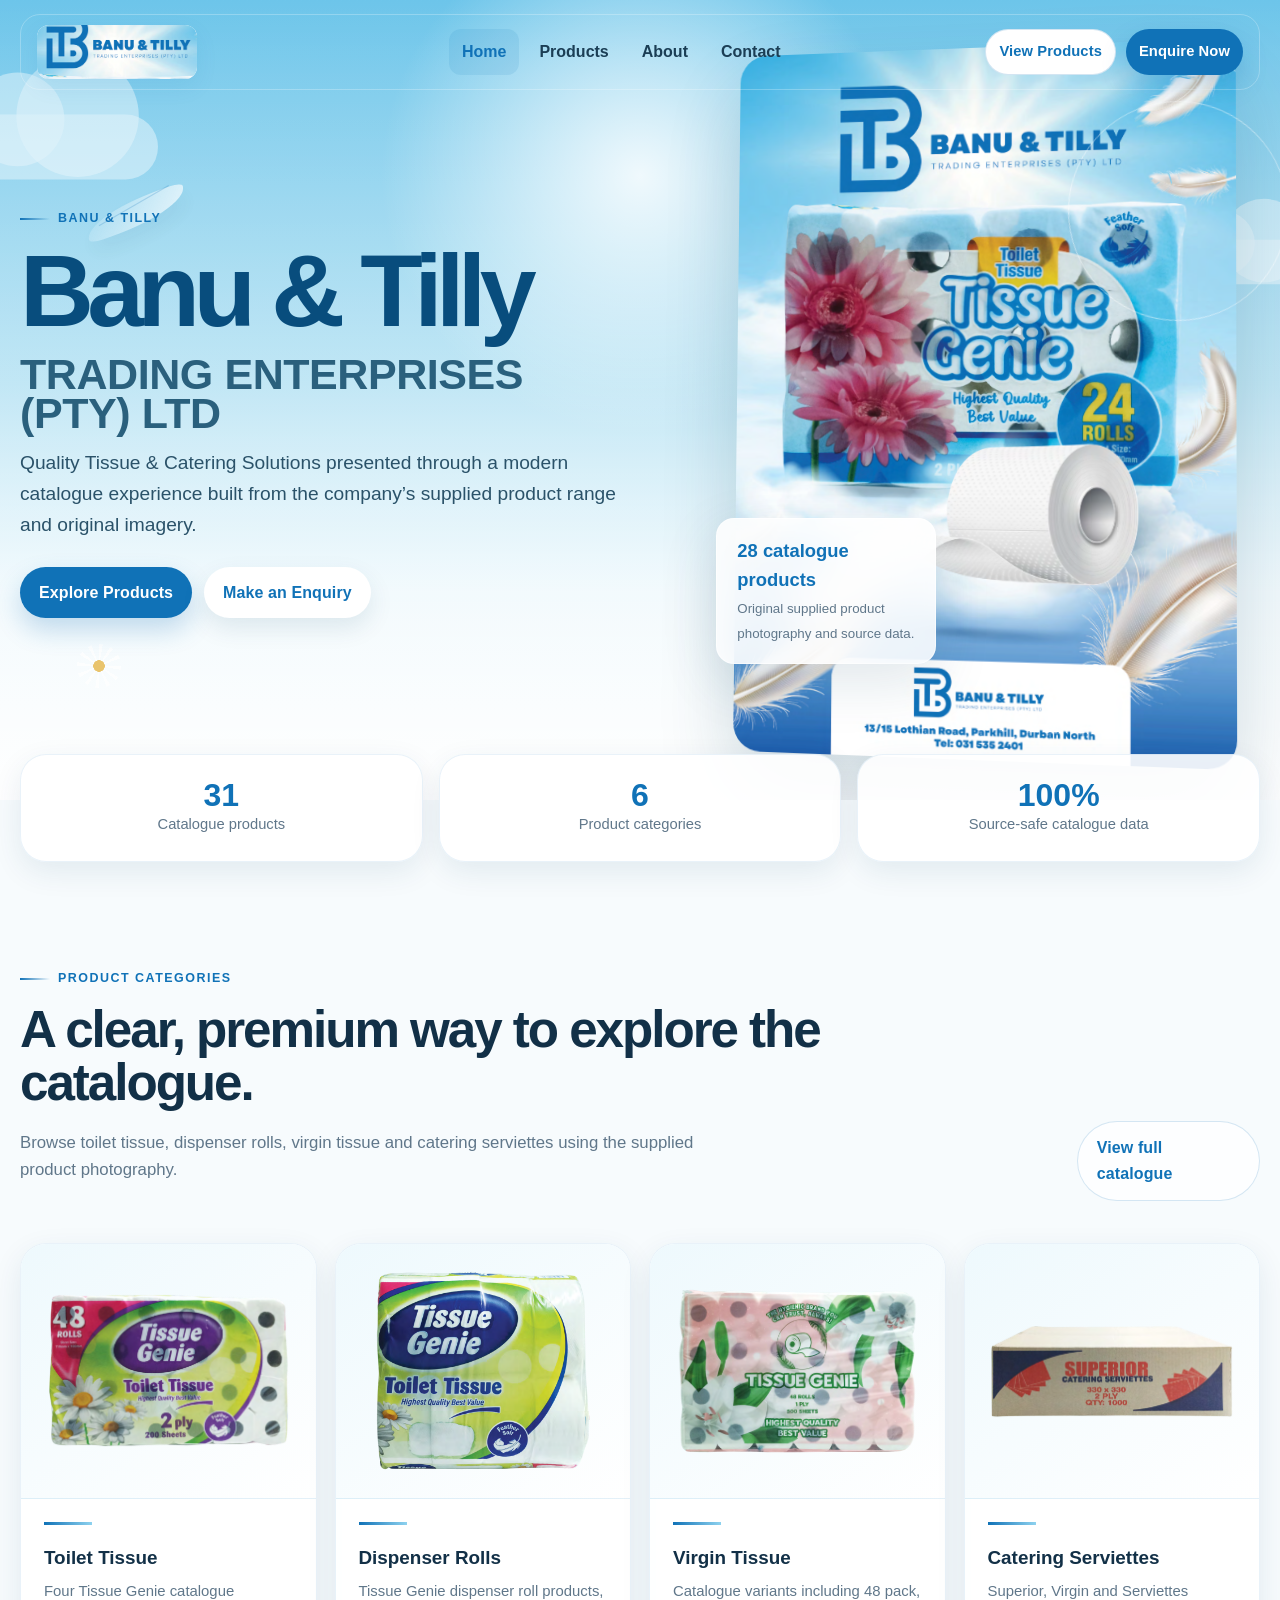
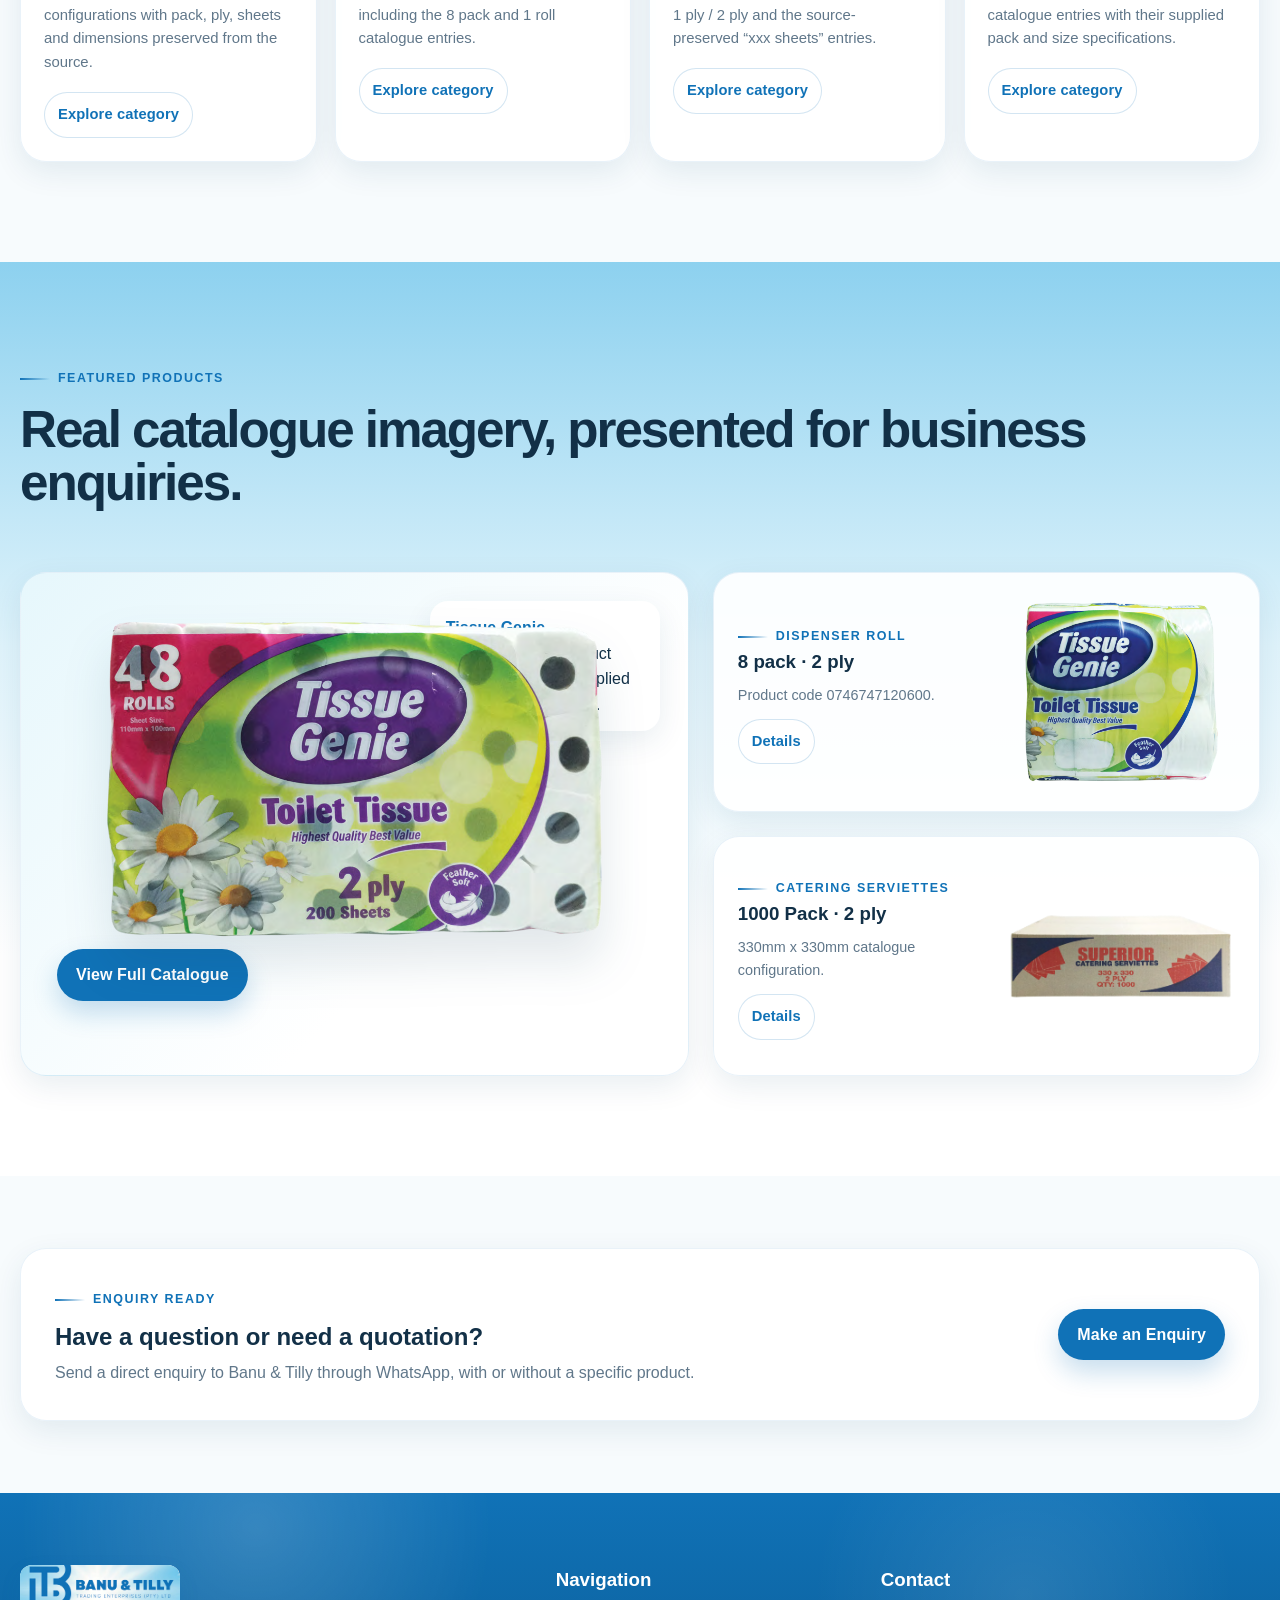
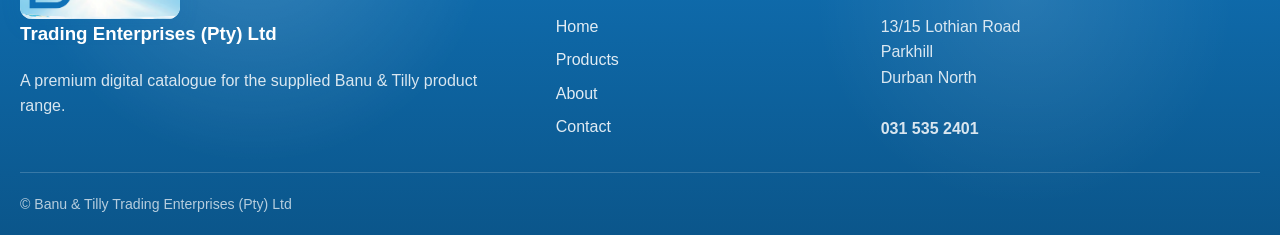
<file: index.html>
<!doctype html>
<html lang="en">
<head>
<meta charset="utf-8"><meta name="viewport" content="width=device-width,initial-scale=1"><meta name="description" content="Banu & Tilly Trading Enterprises (Pty) Ltd — quality tissue and catering solutions catalogue."><title>Banu & Tilly | Trading Enterprises (Pty) Ltd</title><link rel="stylesheet" href="styles.css">
</head>
<body>
<header class="site-header"><div class="container"><div class="nav-shell">
<a class="brand" href="index.html"><img class="brand-logo" src="banu-tilly-logo-crop.png" alt="Banu & Tilly Trading Enterprises (Pty) Ltd logo"></a>
<nav class="nav-links" aria-label="Primary"><a href="index.html">Home</a><a href="products.html">Products</a><a href="about.html">About</a><a href="contact.html">Contact</a></nav>
<div class="nav-actions"><a class="btn btn-outline small" href="products.html">View Products</a><a class="btn btn-primary small" href="contact.html">Enquire Now</a></div>
<button class="mobile-toggle" aria-label="Open navigation">☰</button>
</div><div class="mobile-menu"><a href="index.html">Home</a><a href="products.html">Products</a><a href="about.html">About</a><a href="contact.html">Contact</a><a class="btn btn-primary" href="contact.html">Enquire Now</a></div></div></header>

<main>
<section class="hero">
<div class="cloud" style="left:-40px;top:120px;transform:scale(1.2)"></div><div class="cloud" style="right:-55px;top:235px;transform:scale(.82)"></div><div class="feather" style="left:7%;top:25%;transform:rotate(-18deg) scale(1.15)"></div><div class="feather" style="right:9%;top:13%;transform:rotate(17deg) scale(.85)"></div><div class="daisy" style="left:6%;bottom:14%"></div>
<div class="container hero-grid"><div class="hero-copy reveal"><div class="eyebrow">Banu & Tilly</div><h1>Banu &amp; Tilly<span>TRADING ENTERPRISES (PTY) LTD</span></h1><p class="hero-lede">Quality Tissue &amp; Catering Solutions presented through a modern catalogue experience built from the company’s supplied product range and original imagery.</p><div class="hero-actions"><a class="btn btn-primary" href="products.html">Explore Products</a><a class="btn btn-light" href="contact.html">Make an Enquiry</a></div></div>
<div class="hero-visual reveal"><img class="hero-cover" src="catalogue-cover-front-original.png" alt="Original Banu & Tilly catalogue cover featuring Tissue Genie products"><div class="hero-badge"><strong>28 catalogue products</strong><small>Original supplied product photography and source data.</small></div><div class="hero-orbit"></div></div></div>
</section>

<section class="stats"><div class="container"><div class="stats-grid"><div class="stat panel"><b>31</b><span>Catalogue products</span></div><div class="stat panel"><b>6</b><span>Product categories</span></div><div class="stat panel"><b>100%</b><span>Source-safe catalogue data</span></div></div></div></section>

<section class="section"><div class="container"><div class="section-head reveal"><div><div class="eyebrow">Product categories</div><h2 class="section-title">A clear, premium way to explore the catalogue.</h2><p class="section-copy">Browse toilet tissue, dispenser rolls, virgin tissue and catering serviettes using the supplied product photography.</p></div><a class="btn btn-ghost" href="products.html">View full catalogue</a></div>
<div class="category-grid">
<article class="category-card panel reveal"><div class="category-image"><img src="product-02_tissue-genie-48-pack-2ply-200-sheets.png" alt="Tissue Genie toilet tissue"></div><div class="category-body"><div class="accent-line"></div><h3>Toilet Tissue</h3><p>Four Tissue Genie catalogue configurations with pack, ply, sheets and dimensions preserved from the source.</p><a class="btn btn-outline small" href="products.html?category=Toilet%20Tissue">Explore category</a></div></article>
<article class="category-card panel reveal"><div class="category-image"><img src="product-10_tissue-genie-dispenser-roll-8-pack-2ply.png" alt="Tissue Genie dispenser roll"></div><div class="category-body"><div class="accent-line"></div><h3>Dispenser Rolls</h3><p>Tissue Genie dispenser roll products, including the 8 pack and 1 roll catalogue entries.</p><a class="btn btn-outline small" href="products.html?category=Dispenser%20Roll">Explore category</a></div></article>
<article class="category-card panel reveal"><div class="category-image"><img src="product-04_tissue-genie-48-pack-1ply-500-sheets.png" alt="Virgin toilet tissue"></div><div class="category-body"><div class="accent-line"></div><h3>Virgin Tissue</h3><p>Catalogue variants including 48 pack, 1 ply / 2 ply and the source-preserved “xxx sheets” entries.</p><a class="btn btn-outline small" href="products.html?category=Toilet%20Tissue">Explore category</a></div></article>
<article class="category-card panel reveal"><div class="category-image"><img src="product-15_superior-catering-serviettes-1000-2ply-330x330.png" alt="Superior catering serviettes"></div><div class="category-body"><div class="accent-line"></div><h3>Catering Serviettes</h3><p>Superior, Virgin and Serviettes catalogue entries with their supplied pack and size specifications.</p><a class="btn btn-outline small" href="products.html?category=Catering%20Serviettes">Explore category</a></div></article>
</div></div></section>

<section class="section sky-bg"><div class="container"><div class="section-head reveal"><div><div class="eyebrow">Featured products</div><h2 class="section-title">Real catalogue imagery, presented for business enquiries.</h2></div></div>
<div class="featured-shell"><div class="featured-main panel reveal"><div class="floating-note"><strong>Tissue Genie</strong><span>Representative product imagery from the supplied catalogue asset pack.</span></div><img src="product-02_tissue-genie-48-pack-2ply-200-sheets.png" alt="Tissue Genie 48 pack 2 ply 200 sheets"><a class="btn btn-primary" href="products.html">View Full Catalogue</a></div>
<div class="featured-side"><article class="feature-card panel reveal"><div><div class="eyebrow">Dispenser roll</div><h3>8 pack · 2 ply</h3><p>Product code 0746747120600.</p><a class="btn btn-outline small" href="products.html">Details</a></div><img src="product-10_tissue-genie-dispenser-roll-8-pack-2ply.png" alt="Tissue Genie dispenser roll 8 pack"></article>
<article class="feature-card panel reveal"><div><div class="eyebrow">Catering serviettes</div><h3>1000 Pack · 2 ply</h3><p>330mm x 330mm catalogue configuration.</p><a class="btn btn-outline small" href="products.html">Details</a></div><img src="product-15_superior-catering-serviettes-1000-2ply-330x330.png" alt="Superior catering serviettes 1000 pack 2 ply"></article></div></div></div></section>

<section class="section-tight"><div class="container panel reveal" style="padding:34px;display:flex;justify-content:space-between;align-items:center;gap:22px;flex-wrap:wrap"><div><div class="eyebrow">Enquiry ready</div><h2 style="margin:8px 0 4px">Have a question or need a quotation?</h2><p style="margin:0;color:var(--muted)">Send a direct enquiry to Banu &amp; Tilly through WhatsApp, with or without a specific product.</p></div><a class="btn btn-primary" href="contact.html">Make an Enquiry</a></div></section>
</main>
<footer class="footer"><div class="container footer-grid"><div><img class="brand-logo" src="banu-tilly-logo-crop.png" alt="Banu & Tilly logo"><h3>Trading Enterprises (Pty) Ltd</h3><p class="footer-contact">A premium digital catalogue for the supplied Banu & Tilly product range.</p></div><div><h3>Navigation</h3><div class="footer-links"><a href="index.html">Home</a><a href="products.html">Products</a><a href="about.html">About</a><a href="contact.html">Contact</a></div></div><div><h3>Contact</h3><div class="footer-contact">13/15 Lothian Road<br>Parkhill<br>Durban North<br><br><strong>031 535 2401</strong></div></div></div><div class="container footer-bottom">© Banu &amp; Tilly Trading Enterprises (Pty) Ltd</div></footer>


<div class="modal-backdrop" id="successModal" role="dialog" aria-modal="true"><div class="modal"><div class="success-card"><div class="success-icon">✓</div><h2>WhatsApp enquiry ready</h2><p style="color:var(--muted)">WhatsApp will open with your enquiry already formatted. Review the message and press Send in WhatsApp to contact Banu &amp; Tilly directly.</p><div style="display:flex;gap:10px;justify-content:center;flex-wrap:wrap"><button class="btn btn-primary" id="downloadPrepared">Download Enquiry</button><button class="btn btn-outline" id="successCall">Contact 031 535 2401</button><button class="btn btn-light" id="successClose">Close</button></div></div></div></div>
<script src="script.js"></script></body></html>
</file>
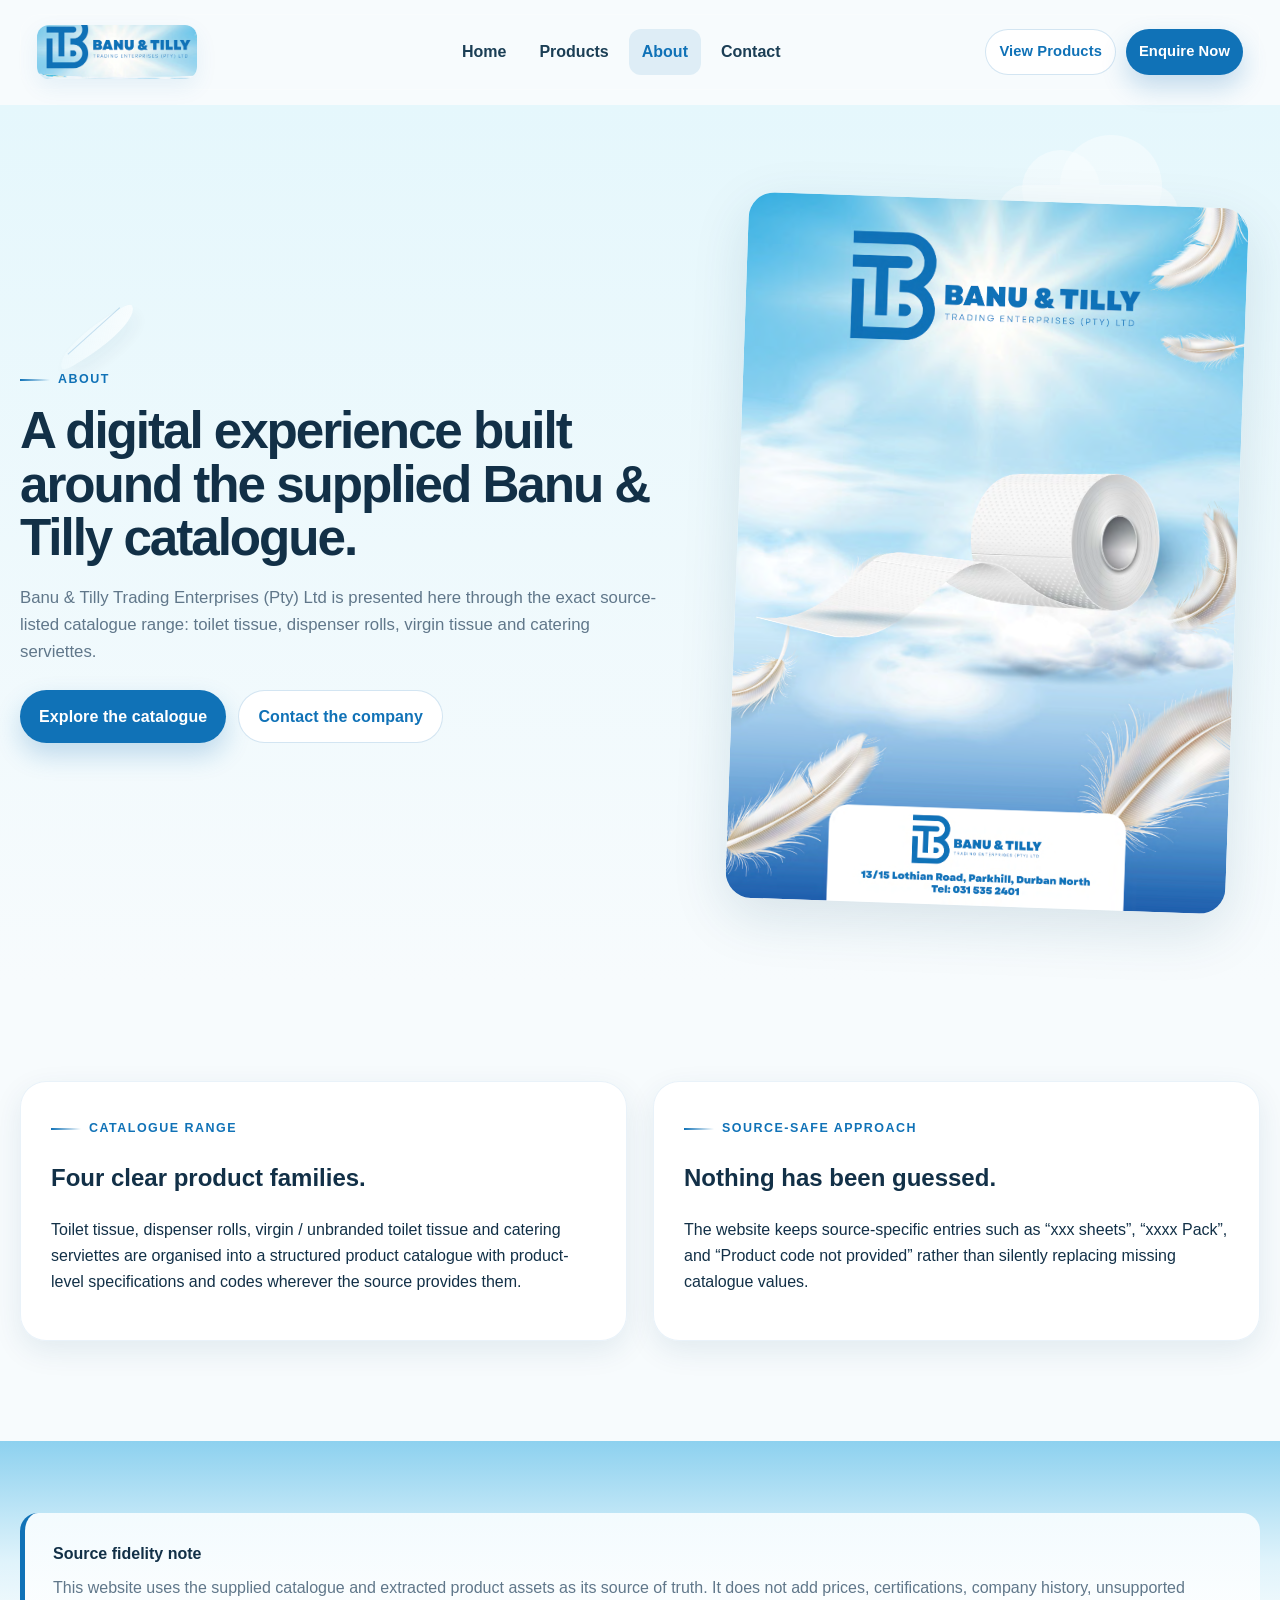
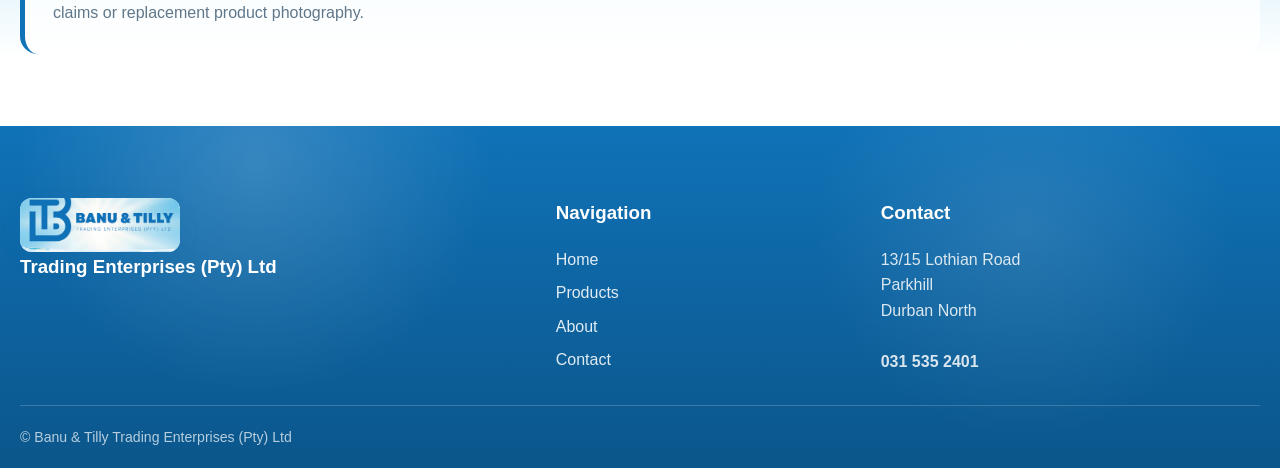
<file: about.html>
<!doctype html><html lang="en"><head><meta charset="utf-8"><meta name="viewport" content="width=device-width,initial-scale=1"><meta name="description" content="About Banu & Tilly Trading Enterprises (Pty) Ltd and its supplied tissue and catering catalogue."><title>About | Banu & Tilly</title><link rel="stylesheet" href="styles.css"></head><body>
<header class="site-header"><div class="container"><div class="nav-shell"><a class="brand" href="index.html"><img class="brand-logo" src="banu-tilly-logo-crop.png" alt="Banu & Tilly logo"></a><nav class="nav-links" aria-label="Primary"><a href="index.html">Home</a><a href="products.html">Products</a><a href="about.html">About</a><a href="contact.html">Contact</a></nav><div class="nav-actions"><a class="btn btn-outline small" href="products.html">View Products</a><a class="btn btn-primary small" href="contact.html">Enquire Now</a></div><button class="mobile-toggle" aria-label="Open navigation">☰</button></div><div class="mobile-menu"><a href="index.html">Home</a><a href="products.html">Products</a><a href="about.html">About</a><a href="contact.html">Contact</a><a class="btn btn-primary" href="contact.html">Enquire Now</a></div></div></header>
<main class="page"><section class="page-hero"><div class="cloud" style="right:8%;top:80px"></div><div class="feather" style="left:4%;top:25%"></div><div class="container page-hero-grid"><div class="reveal"><div class="eyebrow">About</div><h1 class="section-title">A digital experience built around the supplied Banu &amp; Tilly catalogue.</h1><p class="section-copy">Banu &amp; Tilly Trading Enterprises (Pty) Ltd is presented here through the exact source-listed catalogue range: toilet tissue, dispenser rolls, virgin tissue and catering serviettes.</p><div class="hero-actions" style="margin-top:24px"><a class="btn btn-primary" href="products.html">Explore the catalogue</a><a class="btn btn-outline" href="contact.html">Contact the company</a></div></div><div class="page-hero-visual reveal"><img src="catalogue-cover-back-original.png" alt="Original Banu & Tilly catalogue back cover"></div></div></section>
<section class="section"><div class="container"><div class="about-grid"><article class="story-card panel reveal"><div class="eyebrow">Catalogue range</div><h2>Four clear product families.</h2><p>Toilet tissue, dispenser rolls, virgin / unbranded toilet tissue and catering serviettes are organised into a structured product catalogue with product-level specifications and codes wherever the source provides them.</p></article><article class="story-card panel reveal"><div class="eyebrow">Source-safe approach</div><h2>Nothing has been guessed.</h2><p>The website keeps source-specific entries such as “xxx sheets”, “xxxx Pack”, and “Product code not provided” rather than silently replacing missing catalogue values.</p></article></div></div></section>
<section class="section-tight sky-bg"><div class="container"><div class="source-safe reveal"><strong>Source fidelity note</strong><p style="margin:8px 0 0;color:var(--muted)">This website uses the supplied catalogue and extracted product assets as its source of truth. It does not add prices, certifications, company history, unsupported claims or replacement product photography.</p></div></div></section></main>
<footer class="footer"><div class="container footer-grid"><div><img class="brand-logo" src="banu-tilly-logo-crop.png" alt="Banu & Tilly logo"><h3>Trading Enterprises (Pty) Ltd</h3></div><div><h3>Navigation</h3><div class="footer-links"><a href="index.html">Home</a><a href="products.html">Products</a><a href="about.html">About</a><a href="contact.html">Contact</a></div></div><div><h3>Contact</h3><div class="footer-contact">13/15 Lothian Road<br>Parkhill<br>Durban North<br><br><strong>031 535 2401</strong></div></div></div><div class="container footer-bottom">© Banu &amp; Tilly Trading Enterprises (Pty) Ltd</div></footer>

<div class="modal-backdrop" id="successModal" role="dialog" aria-modal="true"><div class="modal"><div class="success-card"><div class="success-icon">✓</div><h2>WhatsApp enquiry ready</h2><p style="color:var(--muted)">WhatsApp has opened with your enquiry already formatted. Review the message and press Send in WhatsApp to send it to Banu & Tilly.</p><div style="display:flex;gap:10px;justify-content:center;flex-wrap:wrap"><button class="btn btn-primary" id="downloadPrepared">Download Enquiry</button><button class="btn btn-outline" id="successCall">Contact 031 535 2401</button><button class="btn btn-light" id="successClose">Close</button></div></div></div></div>
<script src="script.js"></script></body></html>
</file>
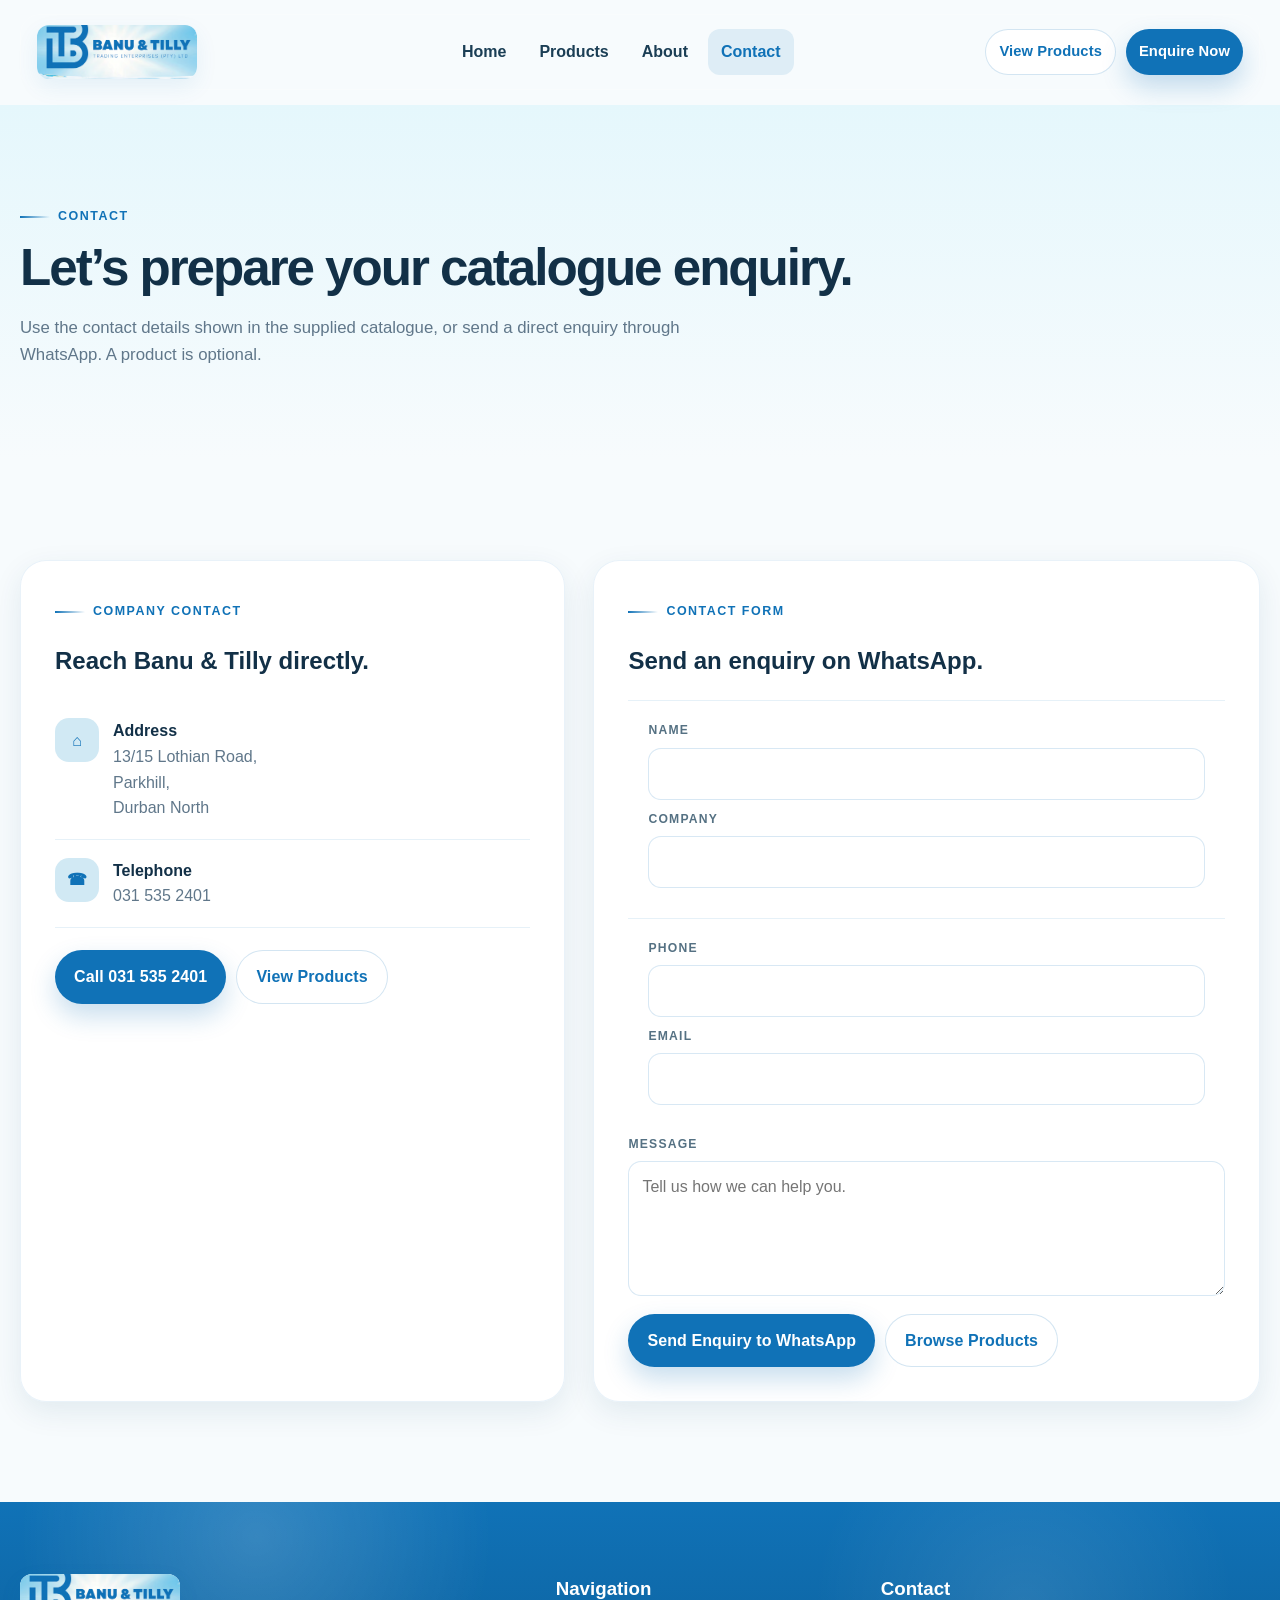
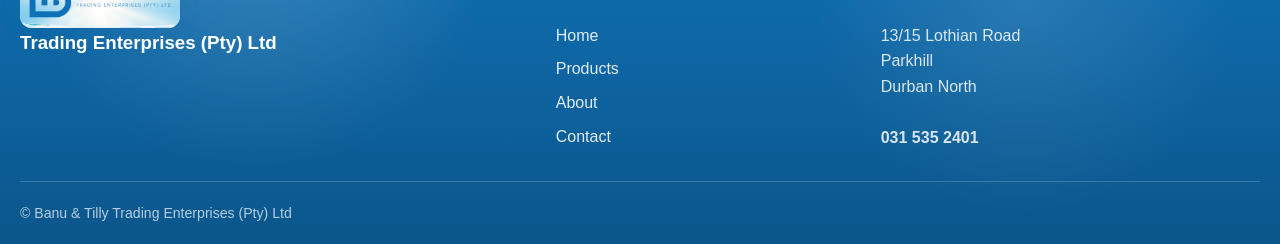
<file: contact.html>
<!doctype html><html lang="en"><head><meta charset="utf-8"><meta name="viewport" content="width=device-width,initial-scale=1"><meta name="description" content="Contact Banu & Tilly Trading Enterprises (Pty) Ltd in Durban North."><title>Contact | Banu & Tilly</title><link rel="stylesheet" href="styles.css"></head><body>
<header class="site-header"><div class="container"><div class="nav-shell"><a class="brand" href="index.html"><img class="brand-logo" src="banu-tilly-logo-crop.png" alt="Banu & Tilly logo"></a><nav class="nav-links" aria-label="Primary"><a href="index.html">Home</a><a href="products.html">Products</a><a href="about.html">About</a><a href="contact.html">Contact</a></nav><div class="nav-actions"><a class="btn btn-outline small" href="products.html">View Products</a><a class="btn btn-primary small" href="contact.html">Enquire Now</a></div><button class="mobile-toggle" aria-label="Open navigation">☰</button></div><div class="mobile-menu"><a href="index.html">Home</a><a href="products.html">Products</a><a href="about.html">About</a><a href="contact.html">Contact</a><a class="btn btn-primary" href="contact.html">Enquire Now</a></div></div></header>
<main class="page"><section class="page-hero"><div class="container"><div class="reveal"><div class="eyebrow">Contact</div><h1 class="section-title">Let’s prepare your catalogue enquiry.</h1><p class="section-copy">Use the contact details shown in the supplied catalogue, or send a direct enquiry through WhatsApp. A product is optional.</p></div></div></section>
<section class="section"><div class="container contact-grid"><div class="contact-panel panel reveal"><div class="eyebrow">Company contact</div><h2>Reach Banu &amp; Tilly directly.</h2><div class="contact-item"><div class="contact-icon">⌂</div><div><strong>Address</strong><span>13/15 Lothian Road,<br>Parkhill,<br>Durban North</span></div></div><div class="contact-item"><div class="contact-icon">☎</div><div><strong>Telephone</strong><span>031 535 2401</span></div></div><div class="contact-cta"><a class="btn btn-primary" href="tel:0315352401">Call 031 535 2401</a><a class="btn btn-outline" href="products.html">View Products</a></div></div>
<div class="contact-panel panel reveal"><div class="eyebrow">Contact form</div><h2>Send an enquiry on WhatsApp.</h2><form id="contactForm" class="drawer-form"><div class="drawer-footer row"><div class="field"><label for="name">Name</label><input id="name" name="name" required></div><div class="field"><label for="company">Company</label><input id="company" name="company"></div></div><div class="drawer-footer row"><div class="field"><label for="phone">Phone</label><input id="phone" name="phone" required></div><div class="field"><label for="email">Email</label><input id="email" name="email" type="email" required></div></div><div id="selectedProductBox" class="selected-product-box" hidden></div><div class="field"><label for="message">Message</label><textarea id="message" name="message" required placeholder="Tell us how we can help you."></textarea></div><div style="display:flex;gap:10px;flex-wrap:wrap"><button class="btn btn-primary" type="submit">Send Enquiry to WhatsApp</button><a class="btn btn-outline" href="products.html">Browse Products</a></div></form></div></div></section></main>
<footer class="footer"><div class="container footer-grid"><div><img class="brand-logo" src="banu-tilly-logo-crop.png" alt="Banu & Tilly logo"><h3>Trading Enterprises (Pty) Ltd</h3></div><div><h3>Navigation</h3><div class="footer-links"><a href="index.html">Home</a><a href="products.html">Products</a><a href="about.html">About</a><a href="contact.html">Contact</a></div></div><div><h3>Contact</h3><div class="footer-contact">13/15 Lothian Road<br>Parkhill<br>Durban North<br><br><strong>031 535 2401</strong></div></div></div><div class="container footer-bottom">© Banu &amp; Tilly Trading Enterprises (Pty) Ltd</div></footer>

<div class="modal-backdrop" id="successModal" role="dialog" aria-modal="true"><div class="modal"><div class="success-card"><div class="success-icon">✓</div><h2>WhatsApp enquiry ready</h2><p style="color:var(--muted)">WhatsApp has opened with your enquiry already formatted. Review the message and press Send in WhatsApp to send it to Banu & Tilly.</p><div style="display:flex;gap:10px;justify-content:center;flex-wrap:wrap"><button class="btn btn-primary" id="downloadPrepared">Download Enquiry</button><button class="btn btn-outline" id="successCall">Contact 031 535 2401</button><button class="btn btn-light" id="successClose">Close</button></div></div></div></div>
<script src="script.js"></script></body></html>
</file>
<file: styles.css>
:root{
  --blue:#1072B7;
  --sky:#6DBFE5;
  --sky2:#A8D9EF;
  --sky3:#D1E9F4;
  --ink:#123047;
  --muted:#60778a;
  --white:#fff;
  --gold:#E6B74A;
  --line:rgba(16,114,183,.16);
  --shadow:0 18px 55px rgba(12,66,99,.13);
  --shadow-soft:0 10px 30px rgba(12,66,99,.09);
  --radius:26px;
  --container:1240px;
}
*{box-sizing:border-box}
html{scroll-behavior:smooth}
body{margin:0;font-family:"Acumin Variable Concept","Acumin Pro","Segoe UI",Arial,sans-serif;color:var(--ink);background:#f7fbfd;line-height:1.6;overflow-x:hidden}
a{color:inherit;text-decoration:none}
button,input,select,textarea{font:inherit}
button{cursor:pointer}
img{max-width:100%;display:block}
:focus-visible{outline:3px solid rgba(16,114,183,.35);outline-offset:4px}
.container{width:min(var(--container),calc(100% - 40px));margin:0 auto}

/* Decorative atmosphere */
.sky-bg{background:linear-gradient(180deg,#8dd1ef 0%,#dff3fb 42%,#fff 76%)}
.soft-glow{position:absolute;border-radius:50%;filter:blur(18px);pointer-events:none;background:rgba(255,255,255,.72)}
.cloud{position:absolute;width:180px;height:54px;background:rgba(255,255,255,.56);border-radius:999px;filter:blur(.2px);opacity:.72;pointer-events:none}
.cloud:before,.cloud:after{content:"";position:absolute;background:inherit;border-radius:50%}
.cloud:before{width:78px;height:78px;left:24px;top:-35px}.cloud:after{width:102px;height:102px;right:16px;top:-50px}
.feather{position:absolute;width:92px;height:26px;border-radius:90% 12% 90% 12%;background:linear-gradient(130deg,rgba(255,255,255,.08),rgba(255,255,255,.95));box-shadow:0 9px 18px rgba(14,73,105,.07);opacity:.8;transform:rotate(-30deg);pointer-events:none}
.feather:after{content:"";position:absolute;width:70px;height:1px;top:13px;left:12px;background:rgba(16,114,183,.25);transform:rotate(-12deg);transform-origin:left}
.daisy{position:absolute;width:44px;height:44px;border-radius:50%;background:radial-gradient(circle,var(--gold) 0 18%,transparent 19%),repeating-conic-gradient(from 0deg,#fff 0 10deg,transparent 10deg 30deg);opacity:.8;pointer-events:none}

/* Header */
.site-header{position:fixed;top:0;left:0;right:0;z-index:1000;transition:.35s ease;padding:14px 0}
.site-header.scrolled{padding:9px 0;background:rgba(255,255,255,.85);backdrop-filter:blur(18px);box-shadow:0 8px 30px rgba(12,66,99,.09)}
.nav-shell{display:flex;align-items:center;justify-content:space-between;gap:20px;padding:10px 16px;border:1px solid rgba(255,255,255,.25);border-radius:20px;transition:.35s ease}
.scrolled .nav-shell{border-color:rgba(16,114,183,.1)}
.brand{display:flex;align-items:center;gap:11px;min-width:220px}
.brand-logo{width:160px;height:54px;border-radius:12px;object-fit:cover;object-position:center 48%;background:#fff;box-shadow:0 8px 22px rgba(16,114,183,.08)}
.brand-text{display:none}
.nav-links{display:flex;gap:7px;align-items:center}
.nav-links a{padding:10px 13px;border-radius:12px;font-weight:700;color:#1b3e55;transition:.25s}
.nav-links a:hover,.nav-links a.active{background:rgba(16,114,183,.1);color:var(--blue)}
.nav-actions{display:flex;gap:10px}
.btn{border:none;border-radius:999px;padding:13px 19px;font-weight:800;letter-spacing:.1px;display:inline-flex;align-items:center;justify-content:center;gap:8px;transition:transform .25s ease,box-shadow .25s ease,background .25s ease}
.btn:hover{transform:translateY(-2px)}
.btn-primary{background:var(--blue);color:#fff;box-shadow:0 12px 26px rgba(16,114,183,.23)}
.btn-primary:hover{box-shadow:0 16px 30px rgba(16,114,183,.3)}
.btn-light{background:#fff;color:var(--blue);box-shadow:0 10px 25px rgba(12,66,99,.1)}
.btn-ghost{background:rgba(255,255,255,.68);color:var(--blue);border:1px solid rgba(16,114,183,.17)}
.btn.small{padding:10px 13px;font-size:.92rem}
.mobile-toggle{display:none;width:46px;height:46px;border:none;border-radius:14px;background:#fff;color:var(--blue);box-shadow:var(--shadow-soft)}
.mobile-menu{display:none}

/* Global sections */
.page{padding-top:105px}
.section{padding:100px 0;position:relative}
.section-tight{padding:72px 0}
.eyebrow{display:inline-flex;align-items:center;gap:8px;color:var(--blue);font-weight:900;letter-spacing:.12em;text-transform:uppercase;font-size:.78rem}
.eyebrow:before{content:"";width:30px;height:2px;background:linear-gradient(90deg,var(--blue),rgba(16,114,183,0))}
.section-title{font-size:clamp(2.2rem,4vw,4rem);line-height:1.05;margin:14px 0 20px;letter-spacing:-.04em}
.section-copy{max-width:720px;color:var(--muted);font-size:1.05rem}
.section-head{display:flex;align-items:flex-end;justify-content:space-between;gap:30px;margin-bottom:42px}
.panel{background:rgba(255,255,255,.9);border:1px solid rgba(16,114,183,.09);box-shadow:var(--shadow-soft);border-radius:var(--radius)}

/* Hero */
.hero{min-height:800px;position:relative;display:grid;align-items:center;overflow:hidden;background:linear-gradient(180deg,#65c2e9 0%,#a9ddf1 48%,#eaf7fc 74%,#f7fbfd 100%)}
.hero:before{content:"";position:absolute;inset:0;background:radial-gradient(circle at 50% 22%,rgba(255,255,255,.85),transparent 29%),linear-gradient(180deg,rgba(255,255,255,.05),rgba(255,255,255,.42) 75%,rgba(255,255,255,.86));pointer-events:none}
.hero-grid{display:grid;grid-template-columns:1.05fr .95fr;align-items:center;gap:60px;position:relative;z-index:2}
.hero-copy{padding:80px 0 60px}
.hero h1{font-size:clamp(4rem,8vw,7.6rem);line-height:.9;letter-spacing:-.065em;margin:16px 0 16px;color:#084d7d}
.hero h1 span{display:block;font-size:.42em;letter-spacing:-.01em;color:#2a607d;margin-top:18px}
.hero-lede{font-size:1.2rem;max-width:620px;color:#2a5269;margin:0 0 26px}
.hero-actions{display:flex;gap:12px;flex-wrap:wrap}
.hero-visual{position:relative;min-height:650px;display:flex;align-items:center;justify-content:center}
.hero-cover{width:min(620px,90%);border-radius:28px;box-shadow:0 40px 80px rgba(7,62,91,.18);transform:perspective(1300px) rotateY(-8deg) rotateX(2deg) translateZ(0);animation:floatCover 8s ease-in-out infinite}
.hero-orbit{position:absolute;inset:8% -5% auto auto;width:220px;height:220px;border:1px solid rgba(255,255,255,.45);border-radius:50%;transform:rotate(12deg)}
.hero-badge{position:absolute;left:3%;bottom:13%;background:rgba(255,255,255,.86);backdrop-filter:blur(18px);border:1px solid rgba(255,255,255,.55);padding:17px 20px;border-radius:18px;box-shadow:var(--shadow);max-width:220px}
.hero-badge strong{display:block;font-size:1.15rem;color:var(--blue)}
.hero-badge small{color:var(--muted)}
@keyframes floatCover{0%,100%{transform:perspective(1300px) rotateY(-8deg) rotateX(2deg) translateY(0)}50%{transform:perspective(1300px) rotateY(-6deg) rotateX(2deg) translateY(-10px)}}

/* Stats */
.stats{margin-top:-46px;position:relative;z-index:4}
.stats-grid{display:grid;grid-template-columns:repeat(3,1fr);gap:16px}
.stat{padding:24px 28px;text-align:center}
.stat b{display:block;font-size:2rem;color:var(--blue);line-height:1}.stat span{color:var(--muted);font-size:.92rem}

/* Categories */
.category-grid{display:grid;grid-template-columns:repeat(4,1fr);gap:18px}
.category-card{overflow:hidden;position:relative;padding:0;transition:.35s ease;transform-style:preserve-3d}
.category-card:hover{transform:translateY(-8px) rotateX(.6deg) rotateY(-.6deg);box-shadow:var(--shadow)}
.category-image{height:255px;background:linear-gradient(145deg,#eef9fd,#fff);display:flex;align-items:center;justify-content:center;padding:22px;border-bottom:1px solid rgba(16,114,183,.08);overflow:hidden}
.category-image img{width:100%;height:100%;object-fit:contain;transition:transform .5s ease}.category-card:hover .category-image img{transform:scale(1.045)}
.category-body{padding:23px}.category-body h3{margin:0 0 7px;font-size:1.18rem}.category-body p{margin:0 0 17px;color:var(--muted);font-size:.93rem;min-height:50px}.accent-line{height:3px;background:linear-gradient(90deg,var(--blue),#8ed2ef);width:48px;margin:0 0 18px;transition:.35s}.category-card:hover .accent-line{width:90px}

/* Featured */
.featured-shell{display:grid;grid-template-columns:1.1fr .9fr;gap:24px;align-items:stretch}
.featured-main{padding:36px;position:relative;overflow:hidden;min-height:500px;background:linear-gradient(135deg,#e6f7fc 0%,#fff 65%)}
.featured-main img{height:340px;width:100%;object-fit:contain;filter:drop-shadow(0 28px 24px rgba(9,56,80,.12))}
.featured-main .floating-note{position:absolute;right:28px;top:28px;background:#fff;border-radius:18px;padding:14px 16px;box-shadow:var(--shadow-soft);max-width:230px}
.featured-main .floating-note strong{color:var(--blue);display:block}
.featured-side{display:grid;grid-template-rows:repeat(2,1fr);gap:24px}
.feature-card{padding:24px;display:grid;grid-template-columns:1fr .9fr;gap:16px;align-items:center;overflow:hidden}.feature-card img{height:190px;width:100%;object-fit:contain;transition:.4s}.feature-card:hover img{transform:scale(1.05)}
.feature-card h3{margin:0 0 7px}.feature-card p{color:var(--muted);font-size:.9rem;margin:0 0 12px}

/* Products */
.products-hero{padding:85px 0 70px;background:linear-gradient(180deg,#e4f6fc,#f7fbfd)}
.filter-shell{padding:18px;display:grid;grid-template-columns:1.3fr .9fr .7fr .8fr auto;gap:10px;align-items:end;margin-top:28px}
.field label{display:block;font-size:.76rem;font-weight:900;text-transform:uppercase;letter-spacing:.1em;color:#557183;margin-bottom:7px}.field input,.field select,.field textarea{width:100%;border:1px solid rgba(16,114,183,.16);background:#fff;border-radius:13px;padding:12px 13px;color:var(--ink);min-height:46px}.field textarea{min-height:135px;resize:vertical}
.filter-footer{display:flex;align-items:center;justify-content:space-between;margin-top:14px;gap:10px;flex-wrap:wrap}.result-count{font-weight:800;color:#35627c}.clear-filters{border:none;background:transparent;color:var(--blue);font-weight:900}
.product-grid{display:grid;grid-template-columns:repeat(4,1fr);gap:20px}
.product-card{overflow:hidden;transition:.38s ease;position:relative;transform-style:preserve-3d}
.product-card:hover{transform:translateY(-9px) rotateY(-.6deg);box-shadow:var(--shadow)}
.product-media{height:270px;background:linear-gradient(145deg,#eef9fd,#fff);display:flex;align-items:center;justify-content:center;padding:18px;position:relative;border-bottom:1px solid rgba(16,114,183,.08)}
.product-media img{width:100%;height:100%;object-fit:contain;transition:transform .45s ease;filter:drop-shadow(0 14px 14px rgba(10,60,83,.08))}.product-card:hover .product-media img{transform:scale(1.04)}
.card-top-actions{position:absolute;top:12px;right:12px;display:flex;gap:8px;z-index:2}.icon-btn{width:40px;height:40px;border:none;border-radius:12px;background:rgba(255,255,255,.9);box-shadow:0 8px 18px rgba(12,66,99,.1);color:#4a7184;font-size:1rem}.icon-btn.active{color:#e16767;background:#fff5f5}
.product-body{padding:20px}.product-badge{display:inline-flex;padding:7px 10px;background:rgba(16,114,183,.08);color:var(--blue);border-radius:999px;font-size:.72rem;font-weight:900;text-transform:uppercase;letter-spacing:.08em}.product-body h3{font-size:1.1rem;line-height:1.25;margin:12px 0 14px;min-height:44px}.specs{display:grid;grid-template-columns:1fr 1fr;gap:7px 12px;font-size:.84rem;color:var(--muted);margin-bottom:12px}.specs span strong{color:var(--ink)}.code{font-size:.78rem;color:#3d667d;border-top:1px dashed rgba(16,114,183,.18);padding-top:12px;min-height:35px}.product-actions{display:flex;gap:8px;margin-top:15px}.product-actions .btn{flex:1}.btn-outline{background:#fff;color:var(--blue);border:1px solid rgba(16,114,183,.18)}
.empty-state{grid-column:1/-1;text-align:center;padding:70px 20px}.empty-state .empty-icon{width:75px;height:75px;margin:0 auto 18px;border-radius:22px;background:var(--sky3);display:grid;place-items:center;color:var(--blue);font-size:2rem}.empty-state h3{margin:0 0 7px}.empty-state p{margin:0;color:var(--muted)}
.load-more-wrap{text-align:center;margin-top:28px}

/* Detail modal / compare */
.modal-backdrop{position:fixed;inset:0;background:rgba(3,32,49,.48);backdrop-filter:blur(14px);z-index:1200;display:none;align-items:center;justify-content:center;padding:22px}.modal-backdrop.show{display:flex}
.modal{width:min(1080px,100%);max-height:calc(100vh - 40px);overflow:auto;background:#fff;border-radius:30px;box-shadow:0 40px 100px rgba(0,0,0,.22);position:relative;animation:modalIn .32s ease}.modal-close{position:absolute;right:17px;top:17px;width:44px;height:44px;border:none;border-radius:14px;background:rgba(255,255,255,.92);color:var(--blue);font-size:1.2rem;box-shadow:0 8px 18px rgba(12,66,99,.1);z-index:2}.detail-layout{display:grid;grid-template-columns:1fr 1fr}.detail-image-panel{min-height:570px;background:linear-gradient(145deg,#e6f7fc,#fff);display:flex;align-items:center;justify-content:center;padding:50px}.detail-image-wrap{width:100%;height:100%;display:grid;place-items:center;cursor:zoom-in}.detail-image{max-height:470px;object-fit:contain;filter:drop-shadow(0 24px 25px rgba(9,56,80,.12))}.detail-content{padding:56px}.detail-content h2{font-size:2.4rem;line-height:1.05;margin:10px 0 13px;letter-spacing:-.03em}.detail-meta{display:flex;gap:8px;flex-wrap:wrap;margin-bottom:20px}.detail-chip{padding:8px 11px;border-radius:999px;background:var(--sky3);color:#2d617b;font-size:.8rem;font-weight:900}.detail-spec-grid{display:grid;grid-template-columns:1fr 1fr;gap:10px;margin:20px 0}.detail-spec{border:1px solid rgba(16,114,183,.11);border-radius:15px;padding:13px 14px;background:#fbfeff}.detail-spec small{display:block;color:var(--muted);font-size:.73rem;text-transform:uppercase;letter-spacing:.1em;font-weight:900}.detail-spec strong{font-size:1.02rem}.detail-code{padding:14px 15px;border-radius:15px;background:#f4fbfe;color:#355f76;font-size:.9rem}.detail-actions{display:flex;gap:10px;margin-top:20px;flex-wrap:wrap}
.zoom-viewer{position:fixed;inset:0;background:rgba(1,18,29,.9);z-index:1400;display:none;align-items:center;justify-content:center;padding:25px}.zoom-viewer.show{display:flex}.zoom-viewer img{max-width:95vw;max-height:92vh;object-fit:contain;animation:zoomIn .28s ease;filter:drop-shadow(0 30px 60px rgba(0,0,0,.3))}.zoom-close{position:absolute;top:20px;right:20px;background:#fff;color:var(--blue);border:none;width:48px;height:48px;border-radius:14px}
.compare-bar{position:fixed;left:50%;bottom:18px;transform:translateX(-50%) translateY(140%);width:min(900px,calc(100% - 24px));background:rgba(255,255,255,.95);backdrop-filter:blur(16px);border:1px solid rgba(16,114,183,.14);box-shadow:0 20px 50px rgba(12,66,99,.18);padding:12px 14px;border-radius:20px;z-index:900;transition:.35s}.compare-bar.show{transform:translateX(-50%) translateY(0)}.compare-inner{display:flex;align-items:center;gap:12px}.compare-items{display:flex;gap:9px;flex:1;overflow:auto}.compare-mini{display:flex;align-items:center;gap:8px;min-width:170px;padding:7px 10px;background:#f6fbfd;border-radius:14px}.compare-mini img{width:40px;height:40px;object-fit:contain}.compare-mini button{border:none;background:transparent;color:#7a93a2}.compare-modal{padding:40px}.compare-table{width:100%;border-collapse:collapse}.compare-table th,.compare-table td{border:1px solid rgba(16,114,183,.12);padding:12px;text-align:left;vertical-align:top}.compare-table th{background:#f3fbfe}.compare-product-cell{display:flex;gap:10px;align-items:center}.compare-product-cell img{width:70px;height:60px;object-fit:contain}

/* Enquiry drawer */
.drawer-backdrop{position:fixed;inset:0;background:rgba(1,18,29,.35);z-index:1250;display:none}.drawer-backdrop.show{display:block}.enquiry-drawer{position:fixed;top:0;right:0;width:min(520px,100%);height:100vh;background:#fff;z-index:1300;transform:translateX(105%);transition:.4s ease;box-shadow:-25px 0 60px rgba(0,0,0,.16);display:flex;flex-direction:column}.enquiry-drawer.show{transform:translateX(0)}.drawer-head{padding:22px;display:flex;justify-content:space-between;align-items:center;border-bottom:1px solid rgba(16,114,183,.1)}.drawer-head h2{margin:0}.drawer-body{padding:20px;overflow:auto;flex:1}.enquiry-list{display:grid;gap:10px}.enquiry-item{display:grid;grid-template-columns:74px 1fr auto;gap:12px;align-items:center;padding:11px;border:1px solid rgba(16,114,183,.1);border-radius:16px}.enquiry-item img{width:74px;height:64px;object-fit:contain;background:#f6fbfd;border-radius:12px}.enquiry-item h4{margin:0;font-size:.94rem}.enquiry-item small{color:var(--muted)}.qty{display:flex;gap:5px;align-items:center;margin-top:6px}.qty button{width:28px;height:28px;border:1px solid rgba(16,114,183,.12);background:#fff;border-radius:8px}.qty span{min-width:26px;text-align:center;font-weight:900}.remove{border:none;background:transparent;color:#c35e64}.drawer-empty{text-align:center;color:var(--muted);padding:40px 15px}.drawer-footer{padding:20px;border-top:1px solid rgba(16,114,183,.1);display:grid;gap:10px}.drawer-form{display:grid;gap:10px}.drawer-footer .row{display:grid;grid-template-columns:1fr 1fr;gap:10px}.drawer-footer textarea{width:100%;min-height:92px;border:1px solid rgba(16,114,183,.14);border-radius:13px;padding:12px}.success-card{text-align:center;padding:44px}.success-icon{width:72px;height:72px;border-radius:24px;background:#e4f7ef;color:#18835a;display:grid;place-items:center;font-size:2rem;margin:0 auto 18px}

/* About/contact */
.page-hero{padding:95px 0 75px;background:linear-gradient(180deg,#e5f7fc,#f7fbfd);position:relative;overflow:hidden}
.page-hero-grid{display:grid;grid-template-columns:1fr .85fr;gap:50px;align-items:center}.page-hero-visual{display:flex;justify-content:center}.page-hero-visual img{width:min(500px,100%);border-radius:26px;box-shadow:var(--shadow);transform:rotate(2deg)}
.about-grid{display:grid;grid-template-columns:1fr 1fr;gap:26px}.story-card{padding:30px}.story-card h3{margin-top:0}.source-safe{padding:28px;border-left:5px solid var(--blue);background:linear-gradient(180deg,#f3fbfe,#fff);border-radius:18px}
.contact-grid{display:grid;grid-template-columns:.9fr 1.1fr;gap:28px}.contact-panel{padding:34px}.contact-item{display:flex;gap:14px;align-items:flex-start;padding:18px 0;border-bottom:1px solid rgba(16,114,183,.1)}.contact-item:last-child{border-bottom:0}.contact-icon{width:44px;height:44px;border-radius:14px;background:var(--sky3);color:var(--blue);display:grid;place-items:center;font-weight:900}.contact-item strong{display:block}.contact-item span{color:var(--muted)}.contact-cta{margin-top:22px;display:flex;gap:10px;flex-wrap:wrap}
.footer{background:linear-gradient(180deg,#1072B7,#0b568b);color:#fff;position:relative;overflow:hidden}.footer:before{content:"";position:absolute;inset:0;background:radial-gradient(circle at 20% 10%,rgba(255,255,255,.16),transparent 22%),radial-gradient(circle at 80% 30%,rgba(255,255,255,.1),transparent 20%)}.footer-grid{display:grid;grid-template-columns:1.2fr .7fr .9fr;gap:30px;padding:72px 0 30px;position:relative}.footer .brand-logo{background:#fff}.footer h3{margin-top:0}.footer a{color:rgba(255,255,255,.88)}.footer-links{display:grid;gap:8px}.footer-contact{color:rgba(255,255,255,.84)}.footer-bottom{border-top:1px solid rgba(255,255,255,.18);padding:20px 0;color:rgba(255,255,255,.7);font-size:.88rem;position:relative}

/* Reveals */
.reveal{opacity:0;transform:translateY(24px);transition:opacity .75s ease,transform .75s ease}.reveal.visible{opacity:1;transform:none}

/* Responsive */
@media (max-width:1120px){.nav-links{gap:2px}.nav-links a{padding:9px 10px}.nav-actions .btn{padding:11px 14px}.category-grid,.product-grid{grid-template-columns:repeat(3,1fr)}.filter-shell{grid-template-columns:1.2fr 1fr 1fr 1fr}.filter-shell .btn{grid-column:span 2}.hero-grid{grid-template-columns:1fr .8fr;gap:25px}.hero h1{font-size:clamp(3.7rem,8vw,6.2rem)}}
@media (max-width:900px){.nav-links,.nav-actions{display:none}.mobile-toggle{display:grid;place-items:center}.mobile-menu{display:none;position:absolute;top:84px;left:20px;right:20px;background:rgba(255,255,255,.96);border:1px solid rgba(16,114,183,.1);box-shadow:var(--shadow);border-radius:20px;padding:12px}.mobile-menu.show{display:grid}.mobile-menu a{padding:13px 14px;border-radius:12px;font-weight:800}.mobile-menu a:hover{background:rgba(16,114,183,.07)}.hero-grid,.featured-shell,.page-hero-grid,.about-grid,.contact-grid{grid-template-columns:1fr}.hero{min-height:auto}.hero-copy{padding:130px 0 30px}.hero-visual{min-height:520px}.hero-badge{left:1%;bottom:5%}.stats-grid{grid-template-columns:1fr}.category-grid{grid-template-columns:repeat(2,1fr)}.product-grid{grid-template-columns:repeat(2,1fr)}.filter-shell{grid-template-columns:repeat(2,1fr)}.filter-shell .btn{grid-column:auto}.footer-grid{grid-template-columns:1fr 1fr}.detail-layout{grid-template-columns:1fr}.detail-image-panel{min-height:420px}.detail-content{padding:36px}}
@media (max-width:640px){.container{width:min(var(--container),calc(100% - 24px))}.section{padding:75px 0}.section-head{align-items:flex-start;flex-direction:column;margin-bottom:28px}.hero-copy{padding-top:125px}.hero h1{font-size:clamp(3.2rem,15vw,4.8rem)}.hero-lede{font-size:1rem}.hero-visual{min-height:430px}.hero-cover{width:94%}.category-grid,.product-grid{grid-template-columns:1fr}.category-image{height:260px}.filter-shell{grid-template-columns:1fr}.filter-shell .btn{grid-column:auto;width:100%}.featured-main{min-height:410px;padding:24px}.featured-main img{height:270px}.feature-card{grid-template-columns:1fr}.feature-card img{height:170px}.modal-backdrop{padding:10px}.modal{max-height:calc(100vh - 20px);border-radius:22px}.detail-image-panel{min-height:340px;padding:28px}.detail-content{padding:28px 22px}.detail-content h2{font-size:2rem}.detail-spec-grid{grid-template-columns:1fr}.footer-grid{grid-template-columns:1fr}.brand-logo{width:145px}.site-header{padding:8px 0}.nav-shell{padding:7px 9px}.drawer-footer .row{grid-template-columns:1fr}.compare-inner{flex-wrap:wrap}.compare-items{width:100%;order:2}.compare-inner>.btn{width:100%}}
@media (prefers-reduced-motion:reduce){html{scroll-behavior:auto}.hero-cover,.cloud,.feather{animation:none}.reveal{opacity:1;transform:none;transition:none}.product-card,.category-card,.btn{transition:none}.modal{animation:none}.zoom-viewer img{animation:none}}
@keyframes modalIn{from{opacity:0;transform:translateY(10px) scale(.985)}to{opacity:1;transform:none}}@keyframes zoomIn{from{opacity:0;transform:scale(.96)}to{opacity:1;transform:none}}
.selected-product-box{margin:2px 0 4px;padding:14px;border:1px solid rgba(16,114,183,.14);border-radius:16px;background:linear-gradient(135deg,#f7fcff,#fff);}
.selected-product-preview{display:grid;grid-template-columns:80px 1fr;gap:14px;align-items:center;}
.selected-product-preview img{width:80px;height:72px;object-fit:contain;background:#fff;border-radius:12px;border:1px solid rgba(16,114,183,.08);}
.selected-product-preview h3{margin:5px 0 4px;font-size:1rem;}
.selected-product-preview p{margin:0 0 4px;color:var(--muted);font-size:.9rem;line-height:1.45;}
.selected-product-preview small{color:var(--muted);}
@media(max-width:560px){.selected-product-preview{grid-template-columns:64px 1fr}.selected-product-preview img{width:64px;height:60px}}

/* 2026 product list */
.product-list-2026{overflow:hidden}
.product-list-2026 .section-head{align-items:flex-start}
.catalogue-stat{min-width:150px;padding:18px 22px;text-align:center;display:flex;flex-direction:column;gap:2px}
.catalogue-stat strong{font-size:2.4rem;line-height:1;color:var(--blue)}
.catalogue-stat span{font-size:.78rem;font-weight:900;text-transform:uppercase;letter-spacing:.08em;color:var(--muted)}
.product-2026-tools{padding:14px 16px;margin-bottom:24px;display:flex;align-items:center;justify-content:space-between;gap:15px;flex-wrap:wrap}
.year-pills{display:flex;gap:8px;flex-wrap:wrap}
.year-pill{border:1px solid rgba(16,114,183,.13);background:#fff;color:#355f76;padding:10px 13px;border-radius:999px;font-weight:800;cursor:pointer;transition:.25s}
.year-pill:hover,.year-pill.active{background:var(--blue);color:#fff;box-shadow:0 8px 18px rgba(16,114,183,.2)}
.product-2026-grid{margin-bottom:28px}
.product-2026-card .product-media{height:250px}
.product-2026-card .product-body h3{min-height:52px}
.year-badge{position:absolute;left:14px;top:14px;padding:7px 10px;border-radius:999px;background:#123047;color:#fff;font-size:.72rem;font-weight:900;letter-spacing:.08em;z-index:2}
.year-badge-inline{margin-left:7px}
.wet-badge{grid-column:1/-1;color:var(--blue);font-weight:900;font-size:.8rem}
.product-2026-card img{object-fit:contain}
@media (max-width:1050px){
  .product-2026-grid{grid-template-columns:repeat(3,1fr)}
}
@media (max-width:760px){
  .product-list-2026 .section-head{display:block}
  .catalogue-stat{width:max-content;margin-top:20px}
  .product-2026-grid{grid-template-columns:1fr 1fr}
}
@media (max-width:520px){
  .product-2026-grid{grid-template-columns:1fr}
}

/* Product catalogue dropdown */
.nav-product-menu{position:relative;display:inline-block}.nav-product-trigger{border:0;background:none;font:inherit;color:inherit;cursor:pointer;padding:.5rem .25rem;display:inline-flex;gap:.35rem;align-items:center}.nav-product-dropdown{position:absolute;top:calc(100% + .55rem);left:0;min-width:190px;background:#fff;border:1px solid rgba(15,23,42,.1);border-radius:14px;box-shadow:0 18px 48px rgba(15,23,42,.16);padding:.4rem;opacity:0;visibility:hidden;transform:translateY(-5px);transition:.2s;z-index:100}.nav-product-menu.open .nav-product-dropdown{opacity:1;visibility:visible;transform:translateY(0)}.nav-product-dropdown a{display:block;padding:.7rem .85rem;border-radius:10px;color:#111827;text-decoration:none;white-space:nowrap}.nav-product-dropdown a:hover{background:#f3f6fb}.nav-product-menu .nav-product-trigger:hover{color:var(--primary,#1f4f75)}
.footer .nav-product-menu{display:block}.footer .nav-product-trigger{color:inherit;padding:0}.footer .nav-product-dropdown{position:absolute}
@media(max-width:900px){.nav-links .nav-product-menu{display:inline-block}.nav-actions .nav-product-menu{display:none}.mobile-menu .nav-product-menu{display:block}.mobile-menu .nav-product-dropdown{position:static;box-shadow:none;border:0;padding:.2rem 0 0;background:transparent;display:none;opacity:1;visibility:visible;transform:none}.mobile-menu .nav-product-menu.open .nav-product-dropdown{display:block}.mobile-menu .nav-product-dropdown a{padding:.55rem .8rem}}

/* Product image gallery */
.detail-image-panel{flex-direction:column;gap:18px}
.detail-gallery{display:flex;gap:9px;justify-content:center;flex-wrap:wrap;width:100%}
.detail-thumb{width:66px;height:60px;border:1px solid rgba(16,114,183,.12);border-radius:12px;background:#fff;padding:5px;cursor:pointer;transition:.2s;display:grid;place-items:center}
.detail-thumb img{width:100%;height:100%;object-fit:contain}
.detail-thumb:hover,.detail-thumb.active{border-color:var(--blue);box-shadow:0 8px 18px rgba(12,66,99,.12);transform:translateY(-1px)}
@media(max-width:900px){.detail-image-panel{flex-direction:column}}
</file>
